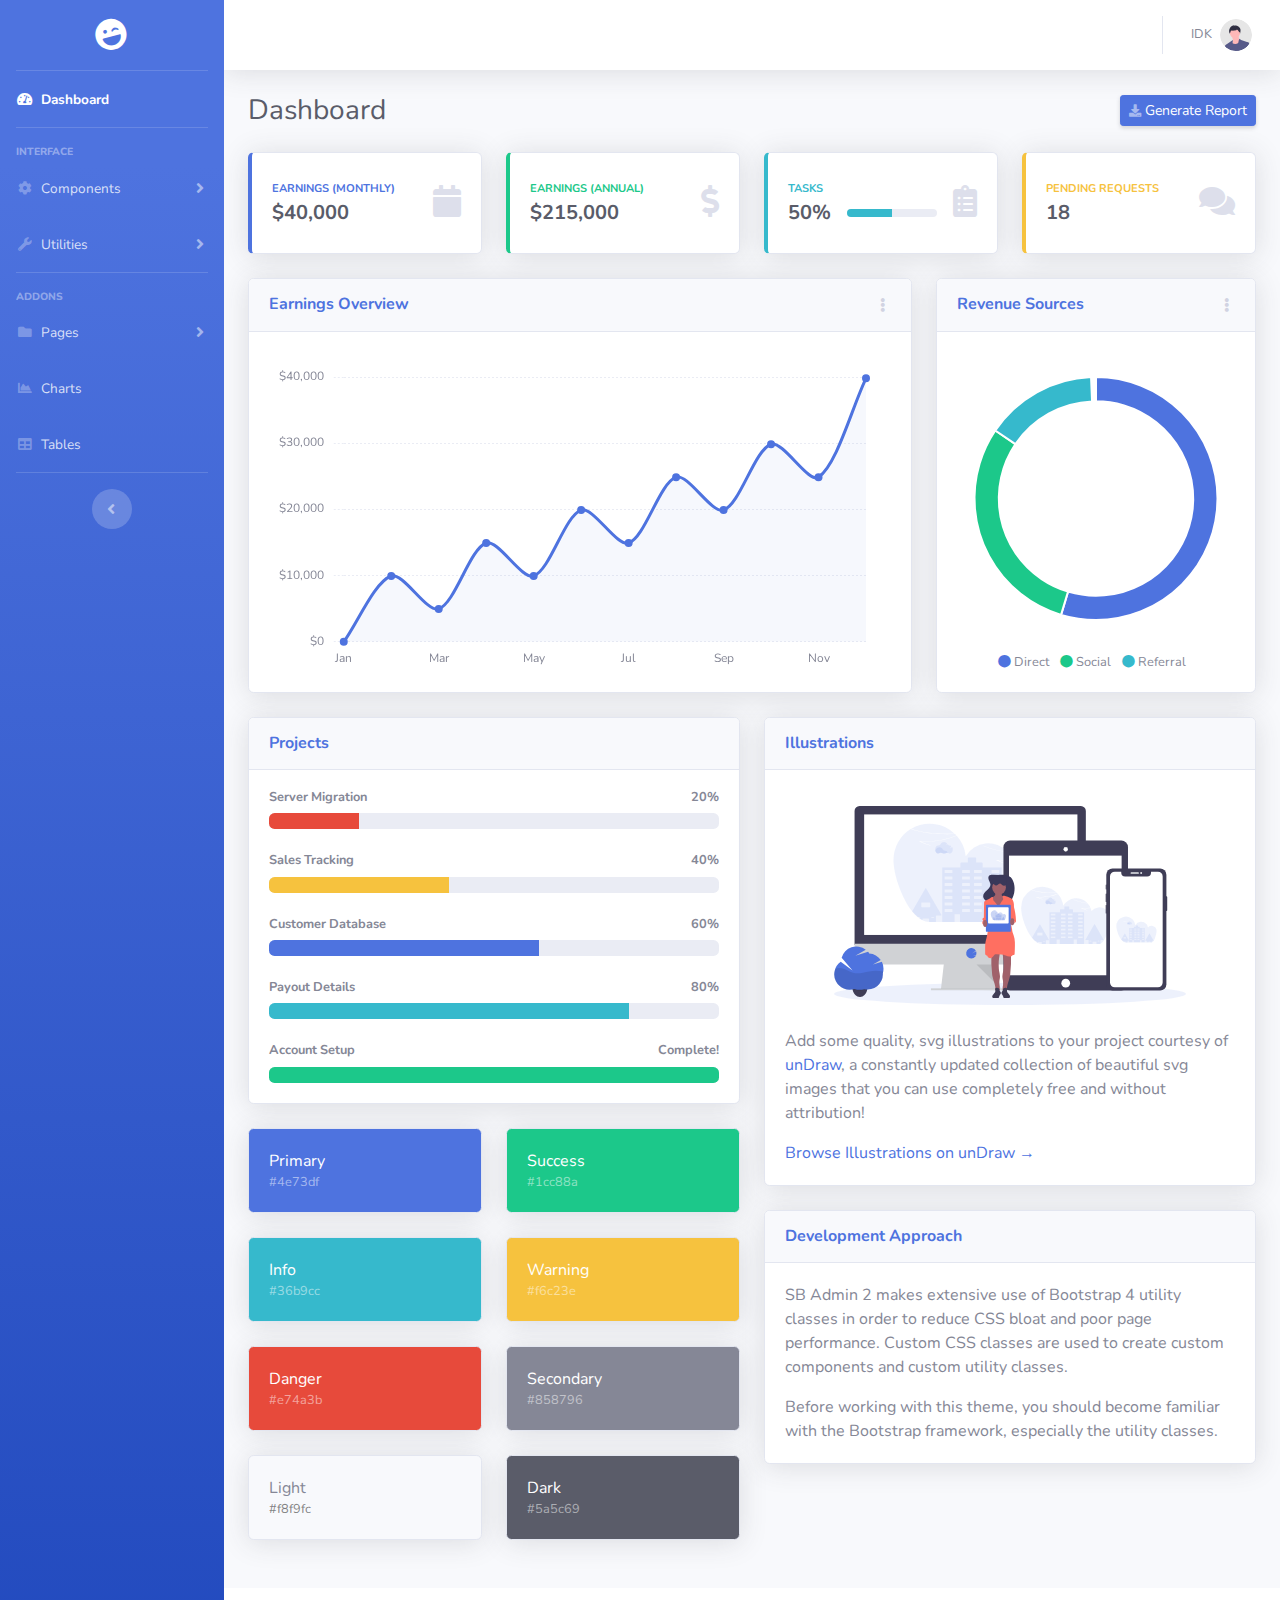
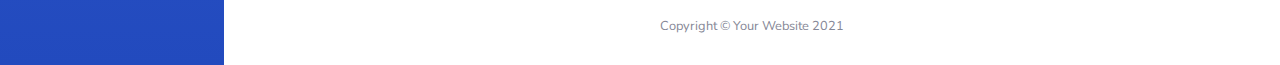
<file: index.html>
<!DOCTYPE html>
<html lang="en">

<head>

    <meta charset="utf-8">
    <meta http-equiv="X-UA-Compatible" content="IE=edge">
    <meta name="viewport" content="width=device-width, initial-scale=1, shrink-to-fit=no">
    <meta name="description" content="">
    <meta name="author" content="">

    <title>Dashboard</title>

    <!-- Custom fonts for this template-->
    <link href="vendor/fontawesome-free/css/all.min.css" rel="stylesheet" type="text/css">
    <link
        href="https://fonts.googleapis.com/css?family=Nunito:200,200i,300,300i,400,400i,600,600i,700,700i,800,800i,900,900i"
        rel="stylesheet">

    <!-- Custom styles for this template-->
    <link href="css/sb-admin-2.min.css" rel="stylesheet">

</head>

<body id="page-top">

    <!-- Page Wrapper -->
    <div id="wrapper">

        <!-- Sidebar -->
        <ul class="navbar-nav bg-gradient-primary sidebar sidebar-dark accordion" id="accordionSidebar">

            <!-- Sidebar - Brand -->
            <a class="sidebar-brand d-flex align-items-center justify-content-center" href="index.html">
                <div class="sidebar-brand-icon rotate-n-15">
                    <i class="fas fa-laugh-wink"></i>
                </div>
            </a>

            <!-- Divider -->
            <hr class="sidebar-divider my-0">

            <!-- Nav Item - Dashboard -->
            <li class="nav-item active">
                <a class="nav-link" href="index.html">
                    <i class="fas fa-fw fa-tachometer-alt"></i>
                    <span>Dashboard</span></a>
            </li>

            <!-- Divider -->
            <hr class="sidebar-divider">

            <!-- Heading -->
            <div class="sidebar-heading">
                Interface
            </div>

            <!-- Nav Item - Pages Collapse Menu -->
            <li class="nav-item">
                <a class="nav-link collapsed" href="#" data-toggle="collapse" data-target="#collapseTwo"
                    aria-expanded="true" aria-controls="collapseTwo">
                    <i class="fas fa-fw fa-cog"></i>
                    <span>Components</span>
                </a>
                <div id="collapseTwo" class="collapse" aria-labelledby="headingTwo" data-parent="#accordionSidebar">
                    <div class="bg-white py-2 collapse-inner rounded">
                        <h6 class="collapse-header">Custom Components:</h6>
                        <a class="collapse-item" href="buttons.html">Buttons</a>
                        <a class="collapse-item" href="cards.html">Cards</a>
                    </div>
                </div>
            </li>

            <!-- Nav Item - Utilities Collapse Menu -->
            <li class="nav-item">
                <a class="nav-link collapsed" href="#" data-toggle="collapse" data-target="#collapseUtilities"
                    aria-expanded="true" aria-controls="collapseUtilities">
                    <i class="fas fa-fw fa-wrench"></i>
                    <span>Utilities</span>
                </a>
                <div id="collapseUtilities" class="collapse" aria-labelledby="headingUtilities"
                    data-parent="#accordionSidebar">
                    <div class="bg-white py-2 collapse-inner rounded">
                        <h6 class="collapse-header">Custom Utilities:</h6>
                        <a class="collapse-item" href="utilities-color.html">Colors</a>
                        <a class="collapse-item" href="utilities-border.html">Borders</a>
                        <a class="collapse-item" href="utilities-animation.html">Animations</a>
                        <a class="collapse-item" href="utilities-other.html">Other</a>
                    </div>
                </div>
            </li>

            <!-- Divider -->
            <hr class="sidebar-divider">

            <!-- Heading -->
            <div class="sidebar-heading">
                Addons
            </div>

            <!-- Nav Item - Pages Collapse Menu -->
            <li class="nav-item">
                <a class="nav-link collapsed" href="#" data-toggle="collapse" data-target="#collapsePages"
                    aria-expanded="true" aria-controls="collapsePages">
                    <i class="fas fa-fw fa-folder"></i>
                    <span>Pages</span>
                </a>
                <div id="collapsePages" class="collapse" aria-labelledby="headingPages" data-parent="#accordionSidebar">
                    <div class="bg-white py-2 collapse-inner rounded">
                        <h6 class="collapse-header">Login Screens:</h6>
                        <a class="collapse-item" href="login.html">Login</a>
                        <a class="collapse-item" href="register.html">Register</a>
                        <a class="collapse-item" href="forgot-password.html">Forgot Password</a>
                        <div class="collapse-divider"></div>
                        <h6 class="collapse-header">Other Pages:</h6>
                        <a class="collapse-item" href="404.html">404 Page</a>
                        <a class="collapse-item" href="blank.html">Blank Page</a>
                    </div>
                </div>
            </li>

            <!-- Nav Item - Charts -->
            <li class="nav-item">
                <a class="nav-link" href="charts.html">
                    <i class="fas fa-fw fa-chart-area"></i>
                    <span>Charts</span></a>
            </li>

            <!-- Nav Item - Tables -->
            <li class="nav-item">
                <a class="nav-link" href="tables.html">
                    <i class="fas fa-fw fa-table"></i>
                    <span>Tables</span></a>
            </li>

            <!-- Divider -->
            <hr class="sidebar-divider d-none d-md-block">

            <!-- Sidebar Toggler (Sidebar) -->
            <div class="text-center d-none d-md-inline">
                <button class="rounded-circle border-0" id="sidebarToggle"></button>
            </div>


        </ul>
        <!-- End of Sidebar -->

        <!-- Content Wrapper -->
        <div id="content-wrapper" class="d-flex flex-column">

            <!-- Main Content -->
            <div id="content">

                <!-- Topbar -->
                <nav class="navbar navbar-expand navbar-light bg-white topbar mb-4 static-top shadow">

                    <!-- Sidebar Toggle (Topbar) -->
                    <button id="sidebarToggleTop" class="btn btn-link d-md-none rounded-circle mr-3">
                        <i class="fa fa-bars"></i>
                    </button>

                    <!-- Topbar Navbar -->
                    <ul class="navbar-nav ml-auto">


                        <div class="topbar-divider d-none d-sm-block"></div>

                        <!-- Nav Item - User Information -->
                        <li class="nav-item dropdown no-arrow">
                            <a class="nav-link dropdown-toggle" href="#" id="userDropdown" role="button"
                                data-toggle="dropdown" aria-haspopup="true" aria-expanded="false">
                                <span class="mr-2 d-none d-lg-inline text-gray-600 small">IDK</span>
                                <img class="img-profile rounded-circle"
                                    src="img/undraw_profile.svg">
                            </a>
                            <!-- Dropdown - User Information -->
                            <div class="dropdown-menu dropdown-menu-right shadow animated--grow-in"
                                aria-labelledby="userDropdown">
                                <a class="dropdown-item" href="#">
                                    <i class="fas fa-user fa-sm fa-fw mr-2 text-gray-400"></i>
                                    Profile
                                </a>
                                <a class="dropdown-item" href="#">
                                    <i class="fas fa-cogs fa-sm fa-fw mr-2 text-gray-400"></i>
                                    Settings
                                </a>
                                <a class="dropdown-item" href="#">
                                    <i class="fas fa-list fa-sm fa-fw mr-2 text-gray-400"></i>
                                    Activity Log
                                </a>
                                <div class="dropdown-divider"></div>
                                <a class="dropdown-item" href="#" data-toggle="modal" data-target="#logoutModal">
                                    <i class="fas fa-sign-out-alt fa-sm fa-fw mr-2 text-gray-400"></i>
                                    Logout
                                </a>
                            </div>
                        </li>

                    </ul>

                </nav>
                <!-- End of Topbar -->

                <!-- Begin Page Content -->
                <div class="container-fluid">

                    <!-- Page Heading -->
                    <div class="d-sm-flex align-items-center justify-content-between mb-4">
                        <h1 class="h3 mb-0 text-gray-800">Dashboard</h1>
                        <a href="#" class="d-none d-sm-inline-block btn btn-sm btn-primary shadow-sm"><i
                                class="fas fa-download fa-sm text-white-50"></i> Generate Report</a>
                    </div>

                    <!-- Content Row -->
                    <div class="row">

                        <!-- Earnings (Monthly) Card Example -->
                        <div class="col-xl-3 col-md-6 mb-4">
                            <div class="card border-left-primary shadow h-100 py-2">
                                <div class="card-body">
                                    <div class="row no-gutters align-items-center">
                                        <div class="col mr-2">
                                            <div class="text-xs font-weight-bold text-primary text-uppercase mb-1">
                                                Earnings (Monthly)</div>
                                            <div class="h5 mb-0 font-weight-bold text-gray-800">$40,000</div>
                                        </div>
                                        <div class="col-auto">
                                            <i class="fas fa-calendar fa-2x text-gray-300"></i>
                                        </div>
                                    </div>
                                </div>
                            </div>
                        </div>

                        <!-- Earnings (Monthly) Card Example -->
                        <div class="col-xl-3 col-md-6 mb-4">
                            <div class="card border-left-success shadow h-100 py-2">
                                <div class="card-body">
                                    <div class="row no-gutters align-items-center">
                                        <div class="col mr-2">
                                            <div class="text-xs font-weight-bold text-success text-uppercase mb-1">
                                                Earnings (Annual)</div>
                                            <div class="h5 mb-0 font-weight-bold text-gray-800">$215,000</div>
                                        </div>
                                        <div class="col-auto">
                                            <i class="fas fa-dollar-sign fa-2x text-gray-300"></i>
                                        </div>
                                    </div>
                                </div>
                            </div>
                        </div>

                        <!-- Earnings (Monthly) Card Example -->
                        <div class="col-xl-3 col-md-6 mb-4">
                            <div class="card border-left-info shadow h-100 py-2">
                                <div class="card-body">
                                    <div class="row no-gutters align-items-center">
                                        <div class="col mr-2">
                                            <div class="text-xs font-weight-bold text-info text-uppercase mb-1">Tasks
                                            </div>
                                            <div class="row no-gutters align-items-center">
                                                <div class="col-auto">
                                                    <div class="h5 mb-0 mr-3 font-weight-bold text-gray-800">50%</div>
                                                </div>
                                                <div class="col">
                                                    <div class="progress progress-sm mr-2">
                                                        <div class="progress-bar bg-info" role="progressbar"
                                                            style="width: 50%" aria-valuenow="50" aria-valuemin="0"
                                                            aria-valuemax="100"></div>
                                                    </div>
                                                </div>
                                            </div>
                                        </div>
                                        <div class="col-auto">
                                            <i class="fas fa-clipboard-list fa-2x text-gray-300"></i>
                                        </div>
                                    </div>
                                </div>
                            </div>
                        </div>

                        <!-- Pending Requests Card Example -->
                        <div class="col-xl-3 col-md-6 mb-4">
                            <div class="card border-left-warning shadow h-100 py-2">
                                <div class="card-body">
                                    <div class="row no-gutters align-items-center">
                                        <div class="col mr-2">
                                            <div class="text-xs font-weight-bold text-warning text-uppercase mb-1">
                                                Pending Requests</div>
                                            <div class="h5 mb-0 font-weight-bold text-gray-800">18</div>
                                        </div>
                                        <div class="col-auto">
                                            <i class="fas fa-comments fa-2x text-gray-300"></i>
                                        </div>
                                    </div>
                                </div>
                            </div>
                        </div>
                    </div>

                    <!-- Content Row -->

                    <div class="row">

                        <!-- Area Chart -->
                        <div class="col-xl-8 col-lg-7">
                            <div class="card shadow mb-4">
                                <!-- Card Header - Dropdown -->
                                <div
                                    class="card-header py-3 d-flex flex-row align-items-center justify-content-between">
                                    <h6 class="m-0 font-weight-bold text-primary">Earnings Overview</h6>
                                    <div class="dropdown no-arrow">
                                        <a class="dropdown-toggle" href="#" role="button" id="dropdownMenuLink"
                                            data-toggle="dropdown" aria-haspopup="true" aria-expanded="false">
                                            <i class="fas fa-ellipsis-v fa-sm fa-fw text-gray-400"></i>
                                        </a>
                                        <div class="dropdown-menu dropdown-menu-right shadow animated--fade-in"
                                            aria-labelledby="dropdownMenuLink">
                                            <div class="dropdown-header">Dropdown Header:</div>
                                            <a class="dropdown-item" href="#">Action</a>
                                            <a class="dropdown-item" href="#">Another action</a>
                                            <div class="dropdown-divider"></div>
                                            <a class="dropdown-item" href="#">Something else here</a>
                                        </div>
                                    </div>
                                </div>
                                <!-- Card Body -->
                                <div class="card-body">
                                    <div class="chart-area">
                                        <canvas id="myAreaChart"></canvas>
                                    </div>
                                </div>
                            </div>
                        </div>

                        <!-- Pie Chart -->
                        <div class="col-xl-4 col-lg-5">
                            <div class="card shadow mb-4">
                                <!-- Card Header - Dropdown -->
                                <div
                                    class="card-header py-3 d-flex flex-row align-items-center justify-content-between">
                                    <h6 class="m-0 font-weight-bold text-primary">Revenue Sources</h6>
                                    <div class="dropdown no-arrow">
                                        <a class="dropdown-toggle" href="#" role="button" id="dropdownMenuLink"
                                            data-toggle="dropdown" aria-haspopup="true" aria-expanded="false">
                                            <i class="fas fa-ellipsis-v fa-sm fa-fw text-gray-400"></i>
                                        </a>
                                        <div class="dropdown-menu dropdown-menu-right shadow animated--fade-in"
                                            aria-labelledby="dropdownMenuLink">
                                            <div class="dropdown-header">Dropdown Header:</div>
                                            <a class="dropdown-item" href="#">Action</a>
                                            <a class="dropdown-item" href="#">Another action</a>
                                            <div class="dropdown-divider"></div>
                                            <a class="dropdown-item" href="#">Something else here</a>
                                        </div>
                                    </div>
                                </div>
                                <!-- Card Body -->
                                <div class="card-body">
                                    <div class="chart-pie pt-4 pb-2">
                                        <canvas id="myPieChart"></canvas>
                                    </div>
                                    <div class="mt-4 text-center small">
                                        <span class="mr-2">
                                            <i class="fas fa-circle text-primary"></i> Direct
                                        </span>
                                        <span class="mr-2">
                                            <i class="fas fa-circle text-success"></i> Social
                                        </span>
                                        <span class="mr-2">
                                            <i class="fas fa-circle text-info"></i> Referral
                                        </span>
                                    </div>
                                </div>
                            </div>
                        </div>
                    </div>

                    <!-- Content Row -->
                    <div class="row">

                        <!-- Content Column -->
                        <div class="col-lg-6 mb-4">

                            <!-- Project Card Example -->
                            <div class="card shadow mb-4">
                                <div class="card-header py-3">
                                    <h6 class="m-0 font-weight-bold text-primary">Projects</h6>
                                </div>
                                <div class="card-body">
                                    <h4 class="small font-weight-bold">Server Migration <span
                                            class="float-right">20%</span></h4>
                                    <div class="progress mb-4">
                                        <div class="progress-bar bg-danger" role="progressbar" style="width: 20%"
                                            aria-valuenow="20" aria-valuemin="0" aria-valuemax="100"></div>
                                    </div>
                                    <h4 class="small font-weight-bold">Sales Tracking <span
                                            class="float-right">40%</span></h4>
                                    <div class="progress mb-4">
                                        <div class="progress-bar bg-warning" role="progressbar" style="width: 40%"
                                            aria-valuenow="40" aria-valuemin="0" aria-valuemax="100"></div>
                                    </div>
                                    <h4 class="small font-weight-bold">Customer Database <span
                                            class="float-right">60%</span></h4>
                                    <div class="progress mb-4">
                                        <div class="progress-bar" role="progressbar" style="width: 60%"
                                            aria-valuenow="60" aria-valuemin="0" aria-valuemax="100"></div>
                                    </div>
                                    <h4 class="small font-weight-bold">Payout Details <span
                                            class="float-right">80%</span></h4>
                                    <div class="progress mb-4">
                                        <div class="progress-bar bg-info" role="progressbar" style="width: 80%"
                                            aria-valuenow="80" aria-valuemin="0" aria-valuemax="100"></div>
                                    </div>
                                    <h4 class="small font-weight-bold">Account Setup <span
                                            class="float-right">Complete!</span></h4>
                                    <div class="progress">
                                        <div class="progress-bar bg-success" role="progressbar" style="width: 100%"
                                            aria-valuenow="100" aria-valuemin="0" aria-valuemax="100"></div>
                                    </div>
                                </div>
                            </div>

                            <!-- Color System -->
                            <div class="row">
                                <div class="col-lg-6 mb-4">
                                    <div class="card bg-primary text-white shadow">
                                        <div class="card-body">
                                            Primary
                                            <div class="text-white-50 small">#4e73df</div>
                                        </div>
                                    </div>
                                </div>
                                <div class="col-lg-6 mb-4">
                                    <div class="card bg-success text-white shadow">
                                        <div class="card-body">
                                            Success
                                            <div class="text-white-50 small">#1cc88a</div>
                                        </div>
                                    </div>
                                </div>
                                <div class="col-lg-6 mb-4">
                                    <div class="card bg-info text-white shadow">
                                        <div class="card-body">
                                            Info
                                            <div class="text-white-50 small">#36b9cc</div>
                                        </div>
                                    </div>
                                </div>
                                <div class="col-lg-6 mb-4">
                                    <div class="card bg-warning text-white shadow">
                                        <div class="card-body">
                                            Warning
                                            <div class="text-white-50 small">#f6c23e</div>
                                        </div>
                                    </div>
                                </div>
                                <div class="col-lg-6 mb-4">
                                    <div class="card bg-danger text-white shadow">
                                        <div class="card-body">
                                            Danger
                                            <div class="text-white-50 small">#e74a3b</div>
                                        </div>
                                    </div>
                                </div>
                                <div class="col-lg-6 mb-4">
                                    <div class="card bg-secondary text-white shadow">
                                        <div class="card-body">
                                            Secondary
                                            <div class="text-white-50 small">#858796</div>
                                        </div>
                                    </div>
                                </div>
                                <div class="col-lg-6 mb-4">
                                    <div class="card bg-light text-black shadow">
                                        <div class="card-body">
                                            Light
                                            <div class="text-black-50 small">#f8f9fc</div>
                                        </div>
                                    </div>
                                </div>
                                <div class="col-lg-6 mb-4">
                                    <div class="card bg-dark text-white shadow">
                                        <div class="card-body">
                                            Dark
                                            <div class="text-white-50 small">#5a5c69</div>
                                        </div>
                                    </div>
                                </div>
                            </div>

                        </div>

                        <div class="col-lg-6 mb-4">

                            <!-- Illustrations -->
                            <div class="card shadow mb-4">
                                <div class="card-header py-3">
                                    <h6 class="m-0 font-weight-bold text-primary">Illustrations</h6>
                                </div>
                                <div class="card-body">
                                    <div class="text-center">
                                        <img class="img-fluid px-3 px-sm-4 mt-3 mb-4" style="width: 25rem;"
                                            src="img/undraw_posting_photo.svg" alt="...">
                                    </div>
                                    <p>Add some quality, svg illustrations to your project courtesy of <a
                                            target="_blank" rel="nofollow" href="https://undraw.co/">unDraw</a>, a
                                        constantly updated collection of beautiful svg images that you can use
                                        completely free and without attribution!</p>
                                    <a target="_blank" rel="nofollow" href="https://undraw.co/">Browse Illustrations on
                                        unDraw &rarr;</a>
                                </div>
                            </div>

                            <!-- Approach -->
                            <div class="card shadow mb-4">
                                <div class="card-header py-3">
                                    <h6 class="m-0 font-weight-bold text-primary">Development Approach</h6>
                                </div>
                                <div class="card-body">
                                    <p>SB Admin 2 makes extensive use of Bootstrap 4 utility classes in order to reduce
                                        CSS bloat and poor page performance. Custom CSS classes are used to create
                                        custom components and custom utility classes.</p>
                                    <p class="mb-0">Before working with this theme, you should become familiar with the
                                        Bootstrap framework, especially the utility classes.</p>
                                </div>
                            </div>

                        </div>
                    </div>

                </div>
                <!-- /.container-fluid -->

            </div>
            <!-- End of Main Content -->

            <!-- Footer -->
            <footer class="sticky-footer bg-white">
                <div class="container my-auto">
                    <div class="copyright text-center my-auto">
                        <span>Copyright &copy; Your Website 2021</span>
                    </div>
                </div>
            </footer>
            <!-- End of Footer -->

        </div>
        <!-- End of Content Wrapper -->

    </div>
    <!-- End of Page Wrapper -->

    <!-- Scroll to Top Button-->
    <a class="scroll-to-top rounded" href="#page-top">
        <i class="fas fa-angle-up"></i>
    </a>

    <!-- Logout Modal-->
    <div class="modal fade" id="logoutModal" tabindex="-1" role="dialog" aria-labelledby="exampleModalLabel"
        aria-hidden="true">
        <div class="modal-dialog" role="document">
            <div class="modal-content">
                <div class="modal-header">
                    <h5 class="modal-title" id="exampleModalLabel">Ready to Leave?</h5>
                    <button class="close" type="button" data-dismiss="modal" aria-label="Close">
                        <span aria-hidden="true">×</span>
                    </button>
                </div>
                <div class="modal-body">Select "Logout" below if you are ready to end your current session.</div>
                <div class="modal-footer">
                    <button class="btn btn-secondary" type="button" data-dismiss="modal">Cancel</button>
                    <a class="btn btn-primary" href="login.html">Logout</a>
                </div>
            </div>
        </div>
    </div>

    <!-- Bootstrap core JavaScript-->
    <script src="vendor/jquery/jquery.min.js"></script>
    <script src="vendor/bootstrap/js/bootstrap.bundle.min.js"></script>

    <!-- Core plugin JavaScript-->
    <script src="vendor/jquery-easing/jquery.easing.min.js"></script>

    <!-- Custom scripts for all pages-->
    <script src="js/sb-admin-2.min.js"></script>

    <!-- Page level plugins -->
    <script src="vendor/chart.js/Chart.min.js"></script>

    <!-- Page level custom scripts -->
    <script src="js/demo/chart-area-demo.js"></script>
    <script src="js/demo/chart-pie-demo.js"></script>

</body>

</html>
</file>
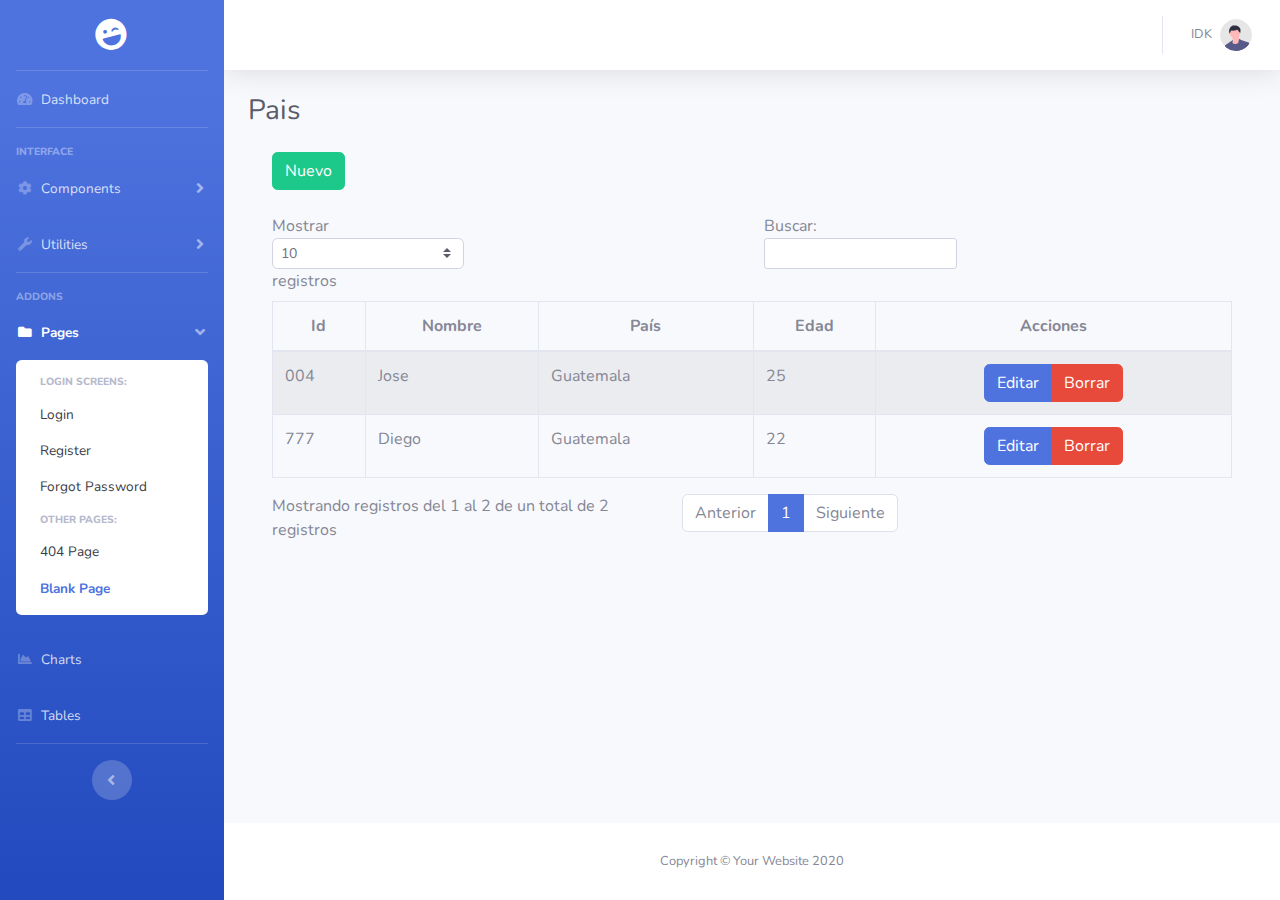
<file: blank.html>
<!DOCTYPE html>
<html lang="en">

<head>

    <meta charset="utf-8">
    <meta http-equiv="X-UA-Compatible" content="IE=edge">
    <meta name="viewport" content="width=device-width, initial-scale=1, shrink-to-fit=no">
    <meta name="description" content="">
    <meta name="author" content="">

    <title>Dashboard</title>

    <!-- Custom fonts for this template-->
    <link href="vendor/fontawesome-free/css/all.min.css" rel="stylesheet" type="text/css">
    <link
        href="https://fonts.googleapis.com/css?family=Nunito:200,200i,300,300i,400,400i,600,600i,700,700i,800,800i,900,900i"
        rel="stylesheet">

    <!-- Custom styles for this template-->
    <link href="css/sb-admin-2.min.css" rel="stylesheet">


</head>

<body id="page-top">

    <!-- Page Wrapper -->
    <div id="wrapper">

        <!-- Sidebar -->
        <ul class="navbar-nav bg-gradient-primary sidebar sidebar-dark accordion" id="accordionSidebar">

            <!-- Sidebar - Brand -->
            <a class="sidebar-brand d-flex align-items-center justify-content-center" href="index.html">
                <div class="sidebar-brand-icon rotate-n-15">
                    <i class="fas fa-laugh-wink"></i>
                </div>
            </a>

            <!-- Divider -->
            <hr class="sidebar-divider my-0">

            <!-- Nav Item - Dashboard -->
            <li class="nav-item">
                <a class="nav-link" href="index.html">
                    <i class="fas fa-fw fa-tachometer-alt"></i>
                    <span>Dashboard</span></a>
            </li>

            <!-- Divider -->
            <hr class="sidebar-divider">

            <!-- Heading -->
            <div class="sidebar-heading">
                Interface
            </div>

            <!-- Nav Item - Pages Collapse Menu -->
            <li class="nav-item">
                <a class="nav-link collapsed" href="#" data-toggle="collapse" data-target="#collapseTwo"
                    aria-expanded="true" aria-controls="collapseTwo">
                    <i class="fas fa-fw fa-cog"></i>
                    <span>Components</span>
                </a>
                <div id="collapseTwo" class="collapse" aria-labelledby="headingTwo" data-parent="#accordionSidebar">
                    <div class="bg-white py-2 collapse-inner rounded">
                        <h6 class="collapse-header">Custom Components:</h6>
                        <a class="collapse-item" href="buttons.html">Buttons</a>
                        <a class="collapse-item" href="cards.html">Cards</a>
                    </div>
                </div>
            </li>

            <!-- Nav Item - Utilities Collapse Menu -->
            <li class="nav-item">
                <a class="nav-link collapsed" href="#" data-toggle="collapse" data-target="#collapseUtilities"
                    aria-expanded="true" aria-controls="collapseUtilities">
                    <i class="fas fa-fw fa-wrench"></i>
                    <span>Utilities</span>
                </a>
                <div id="collapseUtilities" class="collapse" aria-labelledby="headingUtilities"
                    data-parent="#accordionSidebar">
                    <div class="bg-white py-2 collapse-inner rounded">
                        <h6 class="collapse-header">Custom Utilities:</h6>
                        <a class="collapse-item" href="utilities-color.html">Colors</a>
                        <a class="collapse-item" href="utilities-border.html">Borders</a>
                        <a class="collapse-item" href="utilities-animation.html">Animations</a>
                        <a class="collapse-item" href="utilities-other.html">Other</a>
                    </div>
                </div>
            </li>

            <!-- Divider -->
            <hr class="sidebar-divider">

            <!-- Heading -->
            <div class="sidebar-heading">
                Addons
            </div>

            <!-- Nav Item - Pages Collapse Menu -->
            <li class="nav-item active">
                <a class="nav-link" href="#" data-toggle="collapse" data-target="#collapsePages" aria-expanded="true"
                    aria-controls="collapsePages">
                    <i class="fas fa-fw fa-folder"></i>
                    <span>Pages</span>
                </a>
                <div id="collapsePages" class="collapse show" aria-labelledby="headingPages"
                    data-parent="#accordionSidebar">
                    <div class="bg-white py-2 collapse-inner rounded">
                        <h6 class="collapse-header">Login Screens:</h6>
                        <a class="collapse-item" href="login.html">Login</a>
                        <a class="collapse-item" href="register.html">Register</a>
                        <a class="collapse-item" href="forgot-password.html">Forgot Password</a>
                        <div class="collapse-divider"></div>
                        <h6 class="collapse-header">Other Pages:</h6>
                        <a class="collapse-item" href="404.html">404 Page</a>
                        <a class="collapse-item active" href="blank.html">Blank Page</a>
                    </div>
                </div>
            </li>

            <!-- Nav Item - Charts -->
            <li class="nav-item">
                <a class="nav-link" href="charts.html">
                    <i class="fas fa-fw fa-chart-area"></i>
                    <span>Charts</span></a>
            </li>

            <!-- Nav Item - Tables -->
            <li class="nav-item">
                <a class="nav-link" href="tables.html">
                    <i class="fas fa-fw fa-table"></i>
                    <span>Tables</span></a>
            </li>

            <!-- Divider -->
            <hr class="sidebar-divider d-none d-md-block">

            <!-- Sidebar Toggler (Sidebar) -->
            <div class="text-center d-none d-md-inline">
                <button class="rounded-circle border-0" id="sidebarToggle"></button>
            </div>

        </ul>
        <!-- End of Sidebar -->

        <!-- Content Wrapper -->
        <div id="content-wrapper" class="d-flex flex-column">

            <!-- Main Content -->
            <div id="content">

                <!-- Topbar -->
                <nav class="navbar navbar-expand navbar-light bg-white topbar mb-4 static-top shadow">

                    <!-- Sidebar Toggle (Topbar) -->
                    <button id="sidebarToggleTop" class="btn btn-link d-md-none rounded-circle mr-3">
                        <i class="fa fa-bars"></i>
                    </button>

                    <!-- Topbar Navbar -->
                    <ul class="navbar-nav ml-auto">


                        <div class="topbar-divider d-none d-sm-block"></div>

                        <!-- Nav Item - User Information -->
                        <li class="nav-item dropdown no-arrow">
                            <a class="nav-link dropdown-toggle" href="#" id="userDropdown" role="button"
                                data-toggle="dropdown" aria-haspopup="true" aria-expanded="false">
                                <span class="mr-2 d-none d-lg-inline text-gray-600 small">IDK</span>
                                <img class="img-profile rounded-circle"
                                    src="img/undraw_profile.svg">
                            </a>
                            <!-- Dropdown - User Information -->
                            <div class="dropdown-menu dropdown-menu-right shadow animated--grow-in"
                                aria-labelledby="userDropdown">
                                <a class="dropdown-item" href="#">
                                    <i class="fas fa-user fa-sm fa-fw mr-2 text-gray-400"></i>
                                    Profile
                                </a>
                                <a class="dropdown-item" href="#">
                                    <i class="fas fa-cogs fa-sm fa-fw mr-2 text-gray-400"></i>
                                    Settings
                                </a>
                                <a class="dropdown-item" href="#">
                                    <i class="fas fa-list fa-sm fa-fw mr-2 text-gray-400"></i>
                                    Activity Log
                                </a>
                                <div class="dropdown-divider"></div>
                                <a class="dropdown-item" href="#" data-toggle="modal" data-target="#logoutModal" id="logout">
                                    <i class="fas fa-sign-out-alt fa-sm fa-fw mr-2 text-gray-400"></i>
                                    Logout
                                </a>
                            </div>
                        </li>

                    </ul>

                </nav>
                <!-- End of Topbar -->

                <!-- Begin Page Content -->
                <div class="container-fluid">

                    <!-- Page Heading -->
                    <h1 class="h3 mb-4 text-gray-800">Pais </h1>

                    <div class="container">
                        <div class="row">
                            <div class="col-lg-12">            
                            <button id="btnNuevo" type="button" class="btn btn-success" data-toggle="modal" data-target="#crud">Nuevo</button>    
                            </div>    
                        </div>    
                </div>    
                    <br>  
                    <div class="container">
                        <div class="row">
                                <div class="col-lg-12">
                                    <div class="table-responsive">        
                                        <table id="tablaPersonas" class="table table-striped table-bordered table-condensed" style="width:100%">
                                        <thead class="text-center">
                                            <tr>
                                                <th>Id</th>
                                                <th>Nombre</th>
                                                <th>País</th>                                
                                                <th>Edad</th>  
                                                <th>Acciones</th>
                                            </tr>
                                        </thead>
                                        <tbody>
                                            <tr>
                                                <td>777</td>
                                                <td>Diego</td>
                                                <td>Guatemala</td>
                                                <td>22</td>
                                                <td></td>
                                            </tr>
                                            <tr>
                                                <td>004</td>
                                                <td>Jose</td>
                                                <td>Guatemala</td>
                                                <td>25</td>
                                                <td></td>
                                            </tr>
                                        </tbody>        
                                       </table>                    
                                    </div>
                                </div>
                        </div>  
                    </div>    

                    

                </div>
                <!-- /.container-fluid -->

            </div>
            <!-- End of Main Content -->

            <!-- Footer -->
            <footer class="sticky-footer bg-white">
                <div class="container my-auto">
                    <div class="copyright text-center my-auto">
                        <span>Copyright &copy; Your Website 2020</span>
                    </div>
                </div>
            </footer>
            <!-- End of Footer -->

        </div>
        <!-- End of Content Wrapper -->

    </div>
    <!-- End of Page Wrapper -->

    <!-- Scroll to Top Button-->
    <a class="scroll-to-top rounded" href="#page-top">
        <i class="fas fa-angle-up"></i>
    </a>

    <!-- Logout Modal-->
    <div class="modal fade" id="logoutModal" tabindex="-1" role="dialog" aria-labelledby="exampleModalLabel"
        aria-hidden="true">
        <div class="modal-dialog" role="document">
            <div class="modal-content">
                <div class="modal-header">
                    <h5 class="modal-title" id="exampleModalLabel">Listo para salir?</h5>
                    <button class="close" type="button" data-dismiss="modal" aria-label="Close">
                        <span aria-hidden="true">×</span>
                    </button>
                </div>
                <div class="modal-body">Selecciona "Logout" si estas listo(a) para cerrar tu sesión actual.</div>
                <div class="modal-footer">
                    <button class="btn btn-secondary" type="button" data-dismiss="modal">Cancel</button>
                    <a class="btn btn-warning" href="login.html">Logout</a>
                </div>
            </div>
        </div>
    </div>


    <!--Modal para CRUD-->
<div class="modal fade" id="crud" tabindex="-1" role="dialog" aria-labelledby="exampleModalLabel" aria-hidden="true">
    <div class="modal-dialog" role="document">
        <div class="modal-content">
            <div class="modal-header">
                <h5 class="modal-title" id="exampleModalLabel">Agregar</h5>
                <button type="button" class="close" data-dismiss="modal" aria-label="Close"><span aria-hidden="true">&times;</span>
                </button>
            </div>
        <form id="formPersonas">    
            <div class="modal-body">
                <div class="form-group">
                <label for="nombre" class="col-form-label">Nombre:</label>
                <input type="text" class="form-control" id="nombre">
                </div>
                <div class="form-group">
                <label for="pais" class="col-form-label">País:</label>
                <input type="text" class="form-control" id="pais">
                </div>                
                <div class="form-group">
                <label for="edad" class="col-form-label">Edad:</label>
                <input type="number" class="form-control" id="edad">
                </div>            
            </div>
            <div class="modal-footer">
                <button type="button" class="btn btn-light" data-dismiss="modal">Cancelar</button>
                <button type="submit" id="btnGuardar" class="btn btn-dark">Guardar</button>
            </div>
        </form>    
        </div>
    </div>
</div>

    <!-- Bootstrap core JavaScript-->
    <script src="vendor/jquery/jquery.min.js"></script>
    <script src="vendor/bootstrap/js/bootstrap.bundle.min.js"></script>

    <!-- Core plugin JavaScript-->
    <script src="vendor/jquery-easing/jquery.easing.min.js"></script>

    <!-- Custom scripts for all pages-->
    <script src="js/sb-admin-2.min.js"></script>

    <!-- datatables JS -->
    <script type="text/javascript" src="/js/datatables/datatables.min.js"></script> 

    <!-- código propio JS --> 
    <script type="text/javascript" src="/js/main.js"></script> 

</body>

</html>
</file>
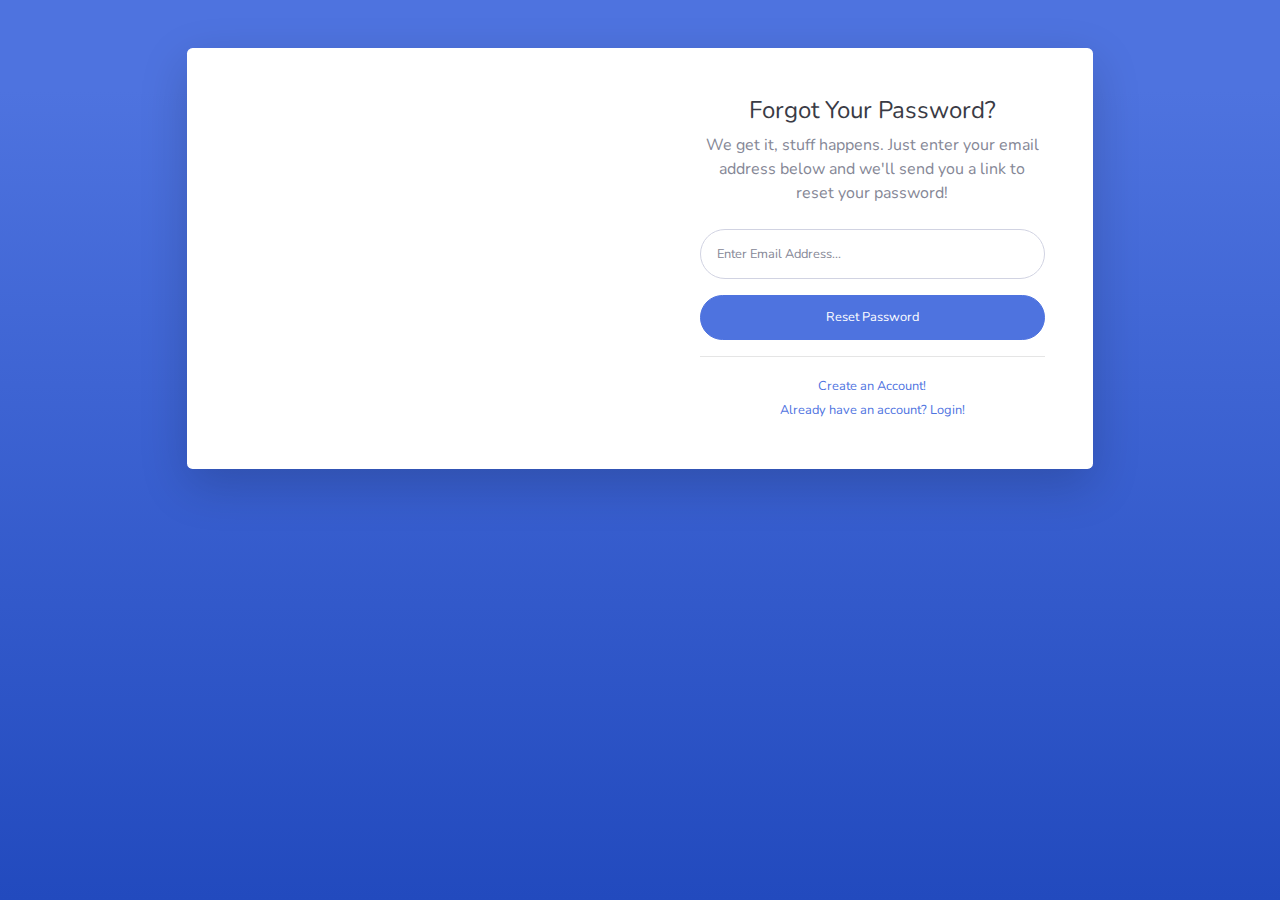
<file: forgot-password.html>
<!DOCTYPE html>
<html lang="en">

<head>

    <meta charset="utf-8">
    <meta http-equiv="X-UA-Compatible" content="IE=edge">
    <meta name="viewport" content="width=device-width, initial-scale=1, shrink-to-fit=no">
    <meta name="description" content="">
    <meta name="author" content="">

    <title>SB Admin 2 - Forgot Password</title>

    <!-- Custom fonts for this template-->
    <link href="vendor/fontawesome-free/css/all.min.css" rel="stylesheet" type="text/css">
    <link
        href="https://fonts.googleapis.com/css?family=Nunito:200,200i,300,300i,400,400i,600,600i,700,700i,800,800i,900,900i"
        rel="stylesheet">

    <!-- Custom styles for this template-->
    <link href="css/sb-admin-2.min.css" rel="stylesheet">

</head>

<body class="bg-gradient-primary">

    <div class="container">

        <!-- Outer Row -->
        <div class="row justify-content-center">

            <div class="col-xl-10 col-lg-12 col-md-9">

                <div class="card o-hidden border-0 shadow-lg my-5">
                    <div class="card-body p-0">
                        <!-- Nested Row within Card Body -->
                        <div class="row">
                            <div class="col-lg-6 d-none d-lg-block bg-password-image"></div>
                            <div class="col-lg-6">
                                <div class="p-5">
                                    <div class="text-center">
                                        <h1 class="h4 text-gray-900 mb-2">Forgot Your Password?</h1>
                                        <p class="mb-4">We get it, stuff happens. Just enter your email address below
                                            and we'll send you a link to reset your password!</p>
                                    </div>
                                    <form class="user">
                                        <div class="form-group">
                                            <input type="email" class="form-control form-control-user"
                                                id="exampleInputEmail" aria-describedby="emailHelp"
                                                placeholder="Enter Email Address...">
                                        </div>
                                        <a href="login.html" class="btn btn-primary btn-user btn-block">
                                            Reset Password
                                        </a>
                                    </form>
                                    <hr>
                                    <div class="text-center">
                                        <a class="small" href="register.html">Create an Account!</a>
                                    </div>
                                    <div class="text-center">
                                        <a class="small" href="login.html">Already have an account? Login!</a>
                                    </div>
                                </div>
                            </div>
                        </div>
                    </div>
                </div>

            </div>

        </div>

    </div>

    <!-- Bootstrap core JavaScript-->
    <script src="vendor/jquery/jquery.min.js"></script>
    <script src="vendor/bootstrap/js/bootstrap.bundle.min.js"></script>

    <!-- Core plugin JavaScript-->
    <script src="vendor/jquery-easing/jquery.easing.min.js"></script>

    <!-- Custom scripts for all pages-->
    <script src="js/sb-admin-2.min.js"></script>

</body>

</html>
</file>
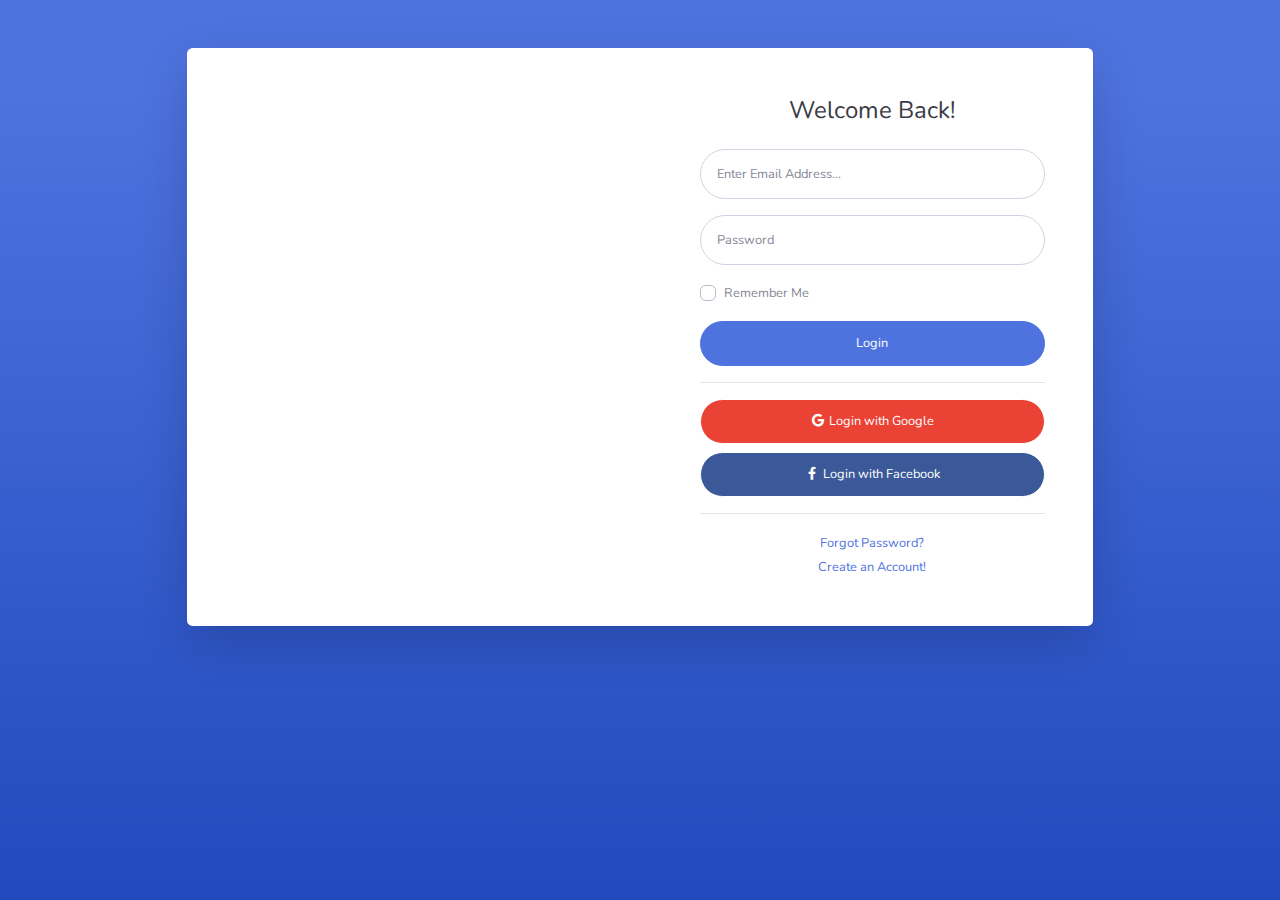
<file: login.html>
<!DOCTYPE html>
<html lang="en">

<head>

    <meta charset="utf-8">
    <meta http-equiv="X-UA-Compatible" content="IE=edge">
    <meta name="viewport" content="width=device-width, initial-scale=1, shrink-to-fit=no">
    <meta name="description" content="">
    <meta name="author" content="">

    <title>SB Admin 2 - Login</title>

    <!-- Custom fonts for this template-->
    <link href="vendor/fontawesome-free/css/all.min.css" rel="stylesheet" type="text/css">
    <link
        href="https://fonts.googleapis.com/css?family=Nunito:200,200i,300,300i,400,400i,600,600i,700,700i,800,800i,900,900i"
        rel="stylesheet">

    <!-- Custom styles for this template-->
    <link href="css/sb-admin-2.min.css" rel="stylesheet">

</head>

<body class="bg-gradient-primary">

    <div class="container">

        <!-- Outer Row -->
        <div class="row justify-content-center">

            <div class="col-xl-10 col-lg-12 col-md-9">

                <div class="card o-hidden border-0 shadow-lg my-5">
                    <div class="card-body p-0">
                        <!-- Nested Row within Card Body -->
                        <div class="row">
                            <div class="col-lg-6 d-none d-lg-block bg-login-image"></div>
                            <div class="col-lg-6">
                                <div class="p-5">
                                    <div class="text-center">
                                        <h1 class="h4 text-gray-900 mb-4">Welcome Back!</h1>
                                    </div>
                                    <form class="user">
                                        <div class="form-group">
                                            <input type="email" class="form-control form-control-user"
                                                id="exampleInputEmail" aria-describedby="emailHelp"
                                                placeholder="Enter Email Address...">
                                        </div>
                                        <div class="form-group">
                                            <input type="password" class="form-control form-control-user"
                                                id="exampleInputPassword" placeholder="Password">
                                        </div>
                                        <div class="form-group">
                                            <div class="custom-control custom-checkbox small">
                                                <input type="checkbox" class="custom-control-input" id="customCheck">
                                                <label class="custom-control-label" for="customCheck">Remember
                                                    Me</label>
                                            </div>
                                        </div>
                                        <a href="index.html" class="btn btn-primary btn-user btn-block">
                                            Login
                                        </a>
                                        <hr>
                                        <a href="index.html" class="btn btn-google btn-user btn-block">
                                            <i class="fab fa-google fa-fw"></i> Login with Google
                                        </a>
                                        <a href="index.html" class="btn btn-facebook btn-user btn-block">
                                            <i class="fab fa-facebook-f fa-fw"></i> Login with Facebook
                                        </a>
                                    </form>
                                    <hr>
                                    <div class="text-center">
                                        <a class="small" href="forgot-password.html">Forgot Password?</a>
                                    </div>
                                    <div class="text-center">
                                        <a class="small" href="register.html">Create an Account!</a>
                                    </div>
                                </div>
                            </div>
                        </div>
                    </div>
                </div>

            </div>

        </div>

    </div>

    <!-- Bootstrap core JavaScript-->
    <script src="vendor/jquery/jquery.min.js"></script>
    <script src="vendor/bootstrap/js/bootstrap.bundle.min.js"></script>

    <!-- Core plugin JavaScript-->
    <script src="vendor/jquery-easing/jquery.easing.min.js"></script>

    <!-- Custom scripts for all pages-->
    <script src="js/sb-admin-2.min.js"></script>

</body>

</html>
</file>
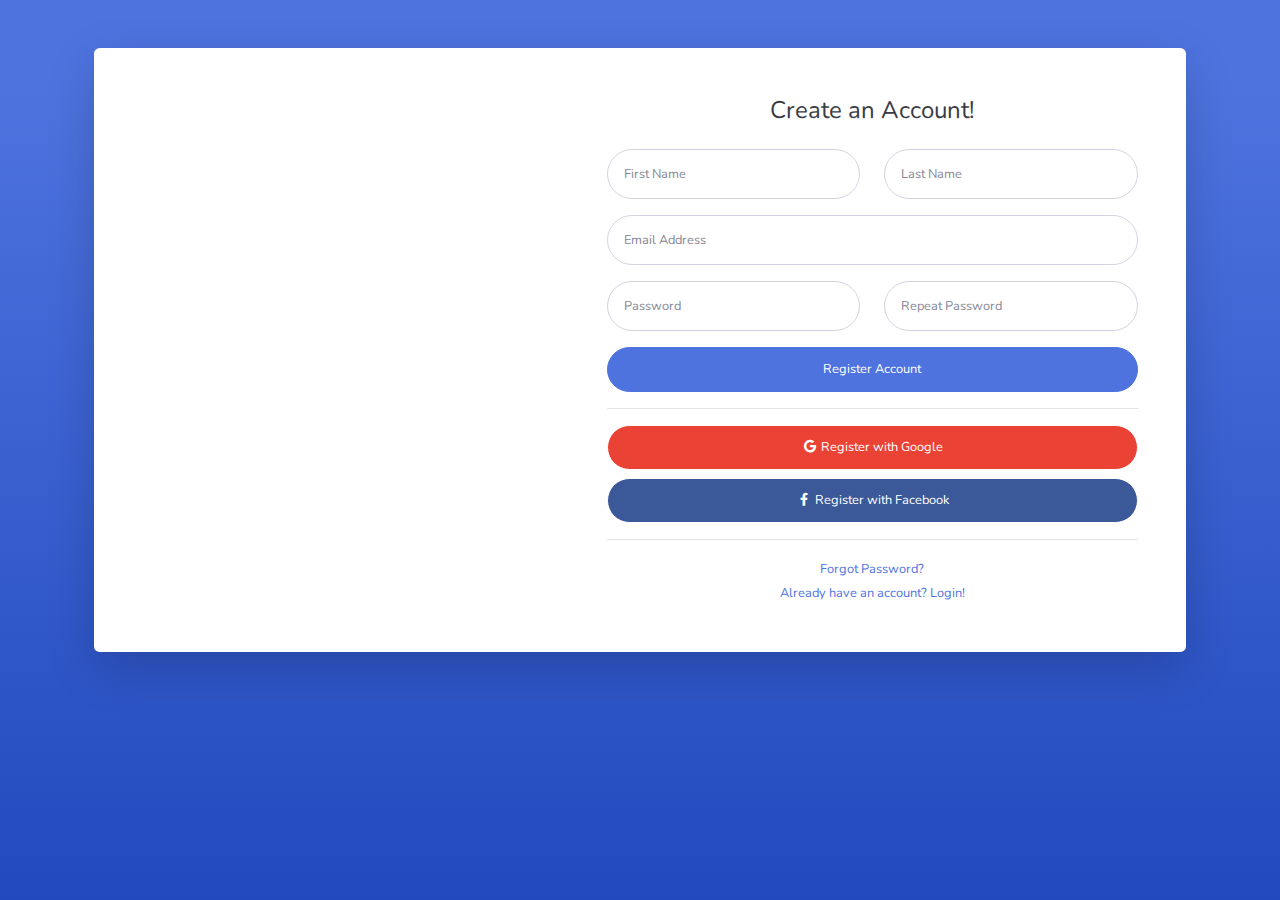
<file: register.html>
<!DOCTYPE html>
<html lang="en">

<head>

    <meta charset="utf-8">
    <meta http-equiv="X-UA-Compatible" content="IE=edge">
    <meta name="viewport" content="width=device-width, initial-scale=1, shrink-to-fit=no">
    <meta name="description" content="">
    <meta name="author" content="">

    <title>SB Admin 2 - Register</title>

    <!-- Custom fonts for this template-->
    <link href="vendor/fontawesome-free/css/all.min.css" rel="stylesheet" type="text/css">
    <link
        href="https://fonts.googleapis.com/css?family=Nunito:200,200i,300,300i,400,400i,600,600i,700,700i,800,800i,900,900i"
        rel="stylesheet">

    <!-- Custom styles for this template-->
    <link href="css/sb-admin-2.min.css" rel="stylesheet">

</head>

<body class="bg-gradient-primary">

    <div class="container">

        <div class="card o-hidden border-0 shadow-lg my-5">
            <div class="card-body p-0">
                <!-- Nested Row within Card Body -->
                <div class="row">
                    <div class="col-lg-5 d-none d-lg-block bg-register-image"></div>
                    <div class="col-lg-7">
                        <div class="p-5">
                            <div class="text-center">
                                <h1 class="h4 text-gray-900 mb-4">Create an Account!</h1>
                            </div>
                            <form class="user">
                                <div class="form-group row">
                                    <div class="col-sm-6 mb-3 mb-sm-0">
                                        <input type="text" class="form-control form-control-user" id="exampleFirstName"
                                            placeholder="First Name">
                                    </div>
                                    <div class="col-sm-6">
                                        <input type="text" class="form-control form-control-user" id="exampleLastName"
                                            placeholder="Last Name">
                                    </div>
                                </div>
                                <div class="form-group">
                                    <input type="email" class="form-control form-control-user" id="exampleInputEmail"
                                        placeholder="Email Address">
                                </div>
                                <div class="form-group row">
                                    <div class="col-sm-6 mb-3 mb-sm-0">
                                        <input type="password" class="form-control form-control-user"
                                            id="exampleInputPassword" placeholder="Password">
                                    </div>
                                    <div class="col-sm-6">
                                        <input type="password" class="form-control form-control-user"
                                            id="exampleRepeatPassword" placeholder="Repeat Password">
                                    </div>
                                </div>
                                <a href="login.html" class="btn btn-primary btn-user btn-block">
                                    Register Account
                                </a>
                                <hr>
                                <a href="index.html" class="btn btn-google btn-user btn-block">
                                    <i class="fab fa-google fa-fw"></i> Register with Google
                                </a>
                                <a href="index.html" class="btn btn-facebook btn-user btn-block">
                                    <i class="fab fa-facebook-f fa-fw"></i> Register with Facebook
                                </a>
                            </form>
                            <hr>
                            <div class="text-center">
                                <a class="small" href="forgot-password.html">Forgot Password?</a>
                            </div>
                            <div class="text-center">
                                <a class="small" href="login.html">Already have an account? Login!</a>
                            </div>
                        </div>
                    </div>
                </div>
            </div>
        </div>

    </div>

    <!-- Bootstrap core JavaScript-->
    <script src="vendor/jquery/jquery.min.js"></script>
    <script src="vendor/bootstrap/js/bootstrap.bundle.min.js"></script>

    <!-- Core plugin JavaScript-->
    <script src="vendor/jquery-easing/jquery.easing.min.js"></script>

    <!-- Custom scripts for all pages-->
    <script src="js/sb-admin-2.min.js"></script>

</body>

</html>
</file>
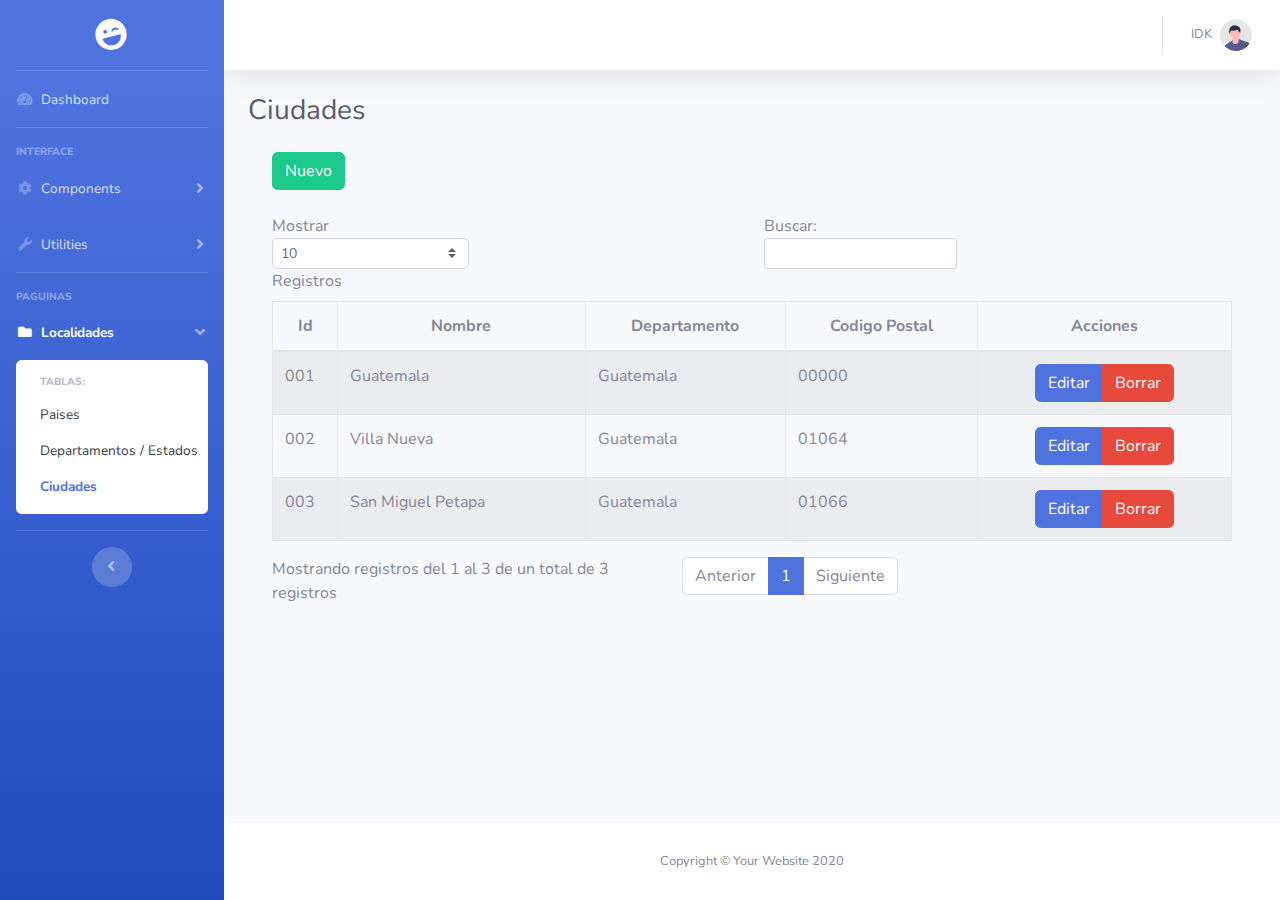
<file: pages/Ciudad.html>
<!DOCTYPE html>
<html lang="en">

<head>

    <meta charset="utf-8">
    <meta http-equiv="X-UA-Compatible" content="IE=edge">
    <meta name="viewport" content="width=device-width, initial-scale=1, shrink-to-fit=no">
    <meta name="description" content="">
    <meta name="author" content="">

    <title>Dashboard | Departamento</title>

    <!-- Custom fonts for this template-->
    <link href="/vendor/fontawesome-free/css/all.min.css" rel="stylesheet" type="text/css">
    <link
        href="https://fonts.googleapis.com/css?family=Nunito:200,200i,300,300i,400,400i,600,600i,700,700i,800,800i,900,900i"
        rel="stylesheet">

    <!-- Custom styles for this template-->
    <link href="/css/sb-admin-2.min.css" rel="stylesheet">
    <link rel="stylesheet" href="/css/styles.css">


</head>

<body id="page-top">

    <!-- Page Wrapper -->
    <div id="wrapper">

        <!-- Sidebar -->
        <ul class="navbar-nav bg-gradient-primary sidebar sidebar-dark accordion" id="accordionSidebar">

            <!-- Sidebar - Brand -->
            <a class="sidebar-brand d-flex align-items-center justify-content-center" href="/index.html">
                <div class="sidebar-brand-icon rotate-n-15">
                    <i class="fas fa-laugh-wink"></i>
                </div>
            </a>

            <!-- Divider -->
            <hr class="sidebar-divider my-0">

            <!-- Nav Item - Dashboard -->
            <li class="nav-item">
                <a class="nav-link" href="/index.html">
                    <i class="fas fa-fw fa-tachometer-alt"></i>
                    <span>Dashboard</span></a>
            </li>

            <!-- Divider -->
            <hr class="sidebar-divider">

            <!-- Heading -->
            <div class="sidebar-heading">
                Interface
            </div>

            <!-- Nav Item - Pages Collapse Menu -->
            <li class="nav-item">
                <a class="nav-link collapsed" href="#" data-toggle="collapse" data-target="#collapseTwo"
                    aria-expanded="true" aria-controls="collapseTwo">
                    <i class="fas fa-fw fa-cog"></i>
                    <span>Components</span>
                </a>
                <div id="collapseTwo" class="collapse" aria-labelledby="headingTwo" data-parent="#accordionSidebar">
                    <div class="bg-white py-2 collapse-inner rounded">
                        <h6 class="collapse-header">Custom Components:</h6>
                        <a class="collapse-item" href="buttons.html">Buttons</a>
                        <a class="collapse-item" href="cards.html">Cards</a>
                    </div>
                </div>
            </li>

            <!-- Nav Item - Utilities Collapse Menu -->
            <li class="nav-item">
                <a class="nav-link collapsed" href="#" data-toggle="collapse" data-target="#collapseUtilities"
                    aria-expanded="true" aria-controls="collapseUtilities">
                    <i class="fas fa-fw fa-wrench"></i>
                    <span>Utilities</span>
                </a>
                <div id="collapseUtilities" class="collapse" aria-labelledby="headingUtilities"
                    data-parent="#accordionSidebar">
                    <div class="bg-white py-2 collapse-inner rounded">
                        <h6 class="collapse-header">Custom Utilities:</h6>
                        <a class="collapse-item" href="utilities-color.html">Colors</a>
                        <a class="collapse-item" href="utilities-border.html">Borders</a>
                        <a class="collapse-item" href="utilities-animation.html">Animations</a>
                        <a class="collapse-item" href="utilities-other.html">Other</a>
                    </div>
                </div>
            </li>

            <!-- Divider -->
            <hr class="sidebar-divider">

            <!-- Heading -->
            <div class="sidebar-heading">
                Paguinas
            </div>

            <!-- Nav Item - Pages Collapse Menu -->
            <li class="nav-item active">
                <a class="nav-link" href="#" data-toggle="collapse" data-target="#collapsePages" aria-expanded="true"
                    aria-controls="collapsePages">
                    <i class="fas fa-fw fa-folder"></i>
                    <span>Localidades</span>
                </a>
                <div id="collapsePages" class="collapse show" aria-labelledby="headingPages"
                    data-parent="#accordionSidebar">
                    <div class="bg-white py-2 collapse-inner rounded">
                        <h6 class="collapse-header">Tablas: </h6>
                        <a class="collapse-item" href="/pages/Pais.html">Paises</a>
                        <a class="collapse-item" href="/pages/Departamento.html">Departamentos / Estados</a>
                        <a class="collapse-item active" href="/pages/Ciudad.html">Ciudades</a>
                    </div>
                </div>
            </li>

            <!-- Divider -->
            <hr class="sidebar-divider d-none d-md-block">

            <!-- Sidebar Toggler (Sidebar) -->
            <div class="text-center d-none d-md-inline">
                <button class="rounded-circle border-0" id="sidebarToggle"></button>
            </div>

        </ul>
        <!-- End of Sidebar -->

        <!-- Content Wrapper -->
        <div id="content-wrapper" class="d-flex flex-column">

            <!-- Main Content -->
            <div id="content">

                <!-- Topbar -->
                <nav class="navbar navbar-expand navbar-light bg-white topbar mb-4 static-top shadow">

                    <!-- Sidebar Toggle (Topbar) -->
                    <button id="sidebarToggleTop" class="btn btn-link d-md-none rounded-circle mr-3">
                        <i class="fa fa-bars"></i>
                    </button>

                    <!-- Topbar Navbar -->
                    <ul class="navbar-nav ml-auto">


                        <div class="topbar-divider d-none d-sm-block"></div>

                        <!-- Nav Item - User Information -->
                        <li class="nav-item dropdown no-arrow">
                            <a class="nav-link dropdown-toggle" href="#" id="userDropdown" role="button"
                                data-toggle="dropdown" aria-haspopup="true" aria-expanded="false">
                                <span class="mr-2 d-none d-lg-inline text-gray-600 small">IDK</span>
                                <img class="img-profile rounded-circle"
                                    src="/img/undraw_profile.svg">
                            </a>
                            <!-- Dropdown - User Information -->
                            <div class="dropdown-menu dropdown-menu-right shadow animated--grow-in"
                                aria-labelledby="userDropdown">
                                <a class="dropdown-item" href="#">
                                    <i class="fas fa-user fa-sm fa-fw mr-2 text-gray-400"></i>
                                    Profile
                                </a>
                                <a class="dropdown-item" href="#">
                                    <i class="fas fa-cogs fa-sm fa-fw mr-2 text-gray-400"></i>
                                    Settings
                                </a>
                                <div class="dropdown-divider"></div>
                                <a class="dropdown-item" href="#" data-toggle="modal" data-target="#logoutModal" id="logout">
                                    <i class="fas fa-sign-out-alt fa-sm fa-fw mr-2 text-gray-400"></i>
                                    Logout
                                </a>
                            </div>
                        </li>

                    </ul>

                </nav>
                <!-- End of Topbar -->

                <!-- Begin Page Content -->
                <div class="container-fluid">

                    <!-- Page Heading -->
                    <h1 class="h3 mb-4 text-gray-800">Ciudades </h1>

                    <div class="container">
                        <div class="row">
                            <div class="col-lg-12">            
                            <button id="btnNuevo" type="button" class="btn btn-success" data-toggle="modal" data-target="#crud">Nuevo</button>    
                            </div>    
                        </div>    
                </div>    
                    <br>  
                    <div class="container">
                        <div class="row">
                                <div class="col-lg-12">
                                    <div class="table-responsive">        
                                        <table id="tablaCiudades" class="table table-striped table-bordered table-condensed" style="width:100%">
                                        <thead class="text-center">
                                            <tr>
                                                <th>Id</th>
                                                <th>Nombre</th>
                                                <th>Departamento</th>                                
                                                <th>Codigo Postal</th>  
                                                <th>Acciones</th>
                                            </tr>
                                        </thead>
                                        <tbody>
                                            <tr>
                                                <td>001</td>
                                                <td>Guatemala</td>
                                                <td>Guatemala</td>
                                                <td>00000</td>
                                                <td></td>
                                            </tr>
                                            <tr>
                                                <td>002</td>
                                                <td>Villa Nueva</td>
                                                <td>Guatemala</td>
                                                <td>01064</td>
                                                <td></td>
                                            </tr>
                                            <tr>
                                                <td>003</td>
                                                <td>San Miguel Petapa</td>
                                                <td>Guatemala</td>
                                                <td>01066</td>
                                                <td></td>
                                            </tr>
                                        </tbody>        
                                       </table>                    
                                    </div>
                                </div>
                        </div>  
                    </div>    

                    

                </div>
                <!-- /.container-fluid -->

            </div>
            <!-- End of Main Content -->

            <!-- Footer -->
            <footer class="sticky-footer bg-white">
                <div class="container my-auto">
                    <div class="copyright text-center my-auto">
                        <span>Copyright &copy; Your Website 2020</span>
                    </div>
                </div>
            </footer>
            <!-- End of Footer -->

        </div>
        <!-- End of Content Wrapper -->

    </div>
    <!-- End of Page Wrapper -->

    <!-- Scroll to Top Button-->
    <a class="scroll-to-top rounded" href="#page-top">
        <i class="fas fa-angle-up"></i>
    </a>

    <!-- Logout Modal-->
    <div class="modal fade" id="logoutModal" tabindex="-1" role="dialog" aria-labelledby="exampleModalLabel"
        aria-hidden="true">
        <div class="modal-dialog" role="document">
            <div class="modal-content">
                <div class="modal-header">
                    <h5 class="modal-title" id="exampleModalLabel">Listo para salir?</h5>
                    <button class="close" type="button" data-dismiss="modal" aria-label="Close">
                        <span aria-hidden="true">×</span>
                    </button>
                </div>
                <div class="modal-body">Selecciona "Logout" si estas listo(a) para cerrar tu sesión actual.</div>
                <div class="modal-footer">
                    <button class="btn btn-secondary" type="button" data-dismiss="modal">Cancel</button>
                    <a class="btn btn-warning" href="login.html">Logout</a>
                </div>
            </div>
        </div>
    </div>


    <!--Modal para CRUD-->
<div class="modal fade" id="crud" tabindex="-1" role="dialog" aria-labelledby="exampleModalLabel" aria-hidden="true">
    <div class="modal-dialog" role="document">
        <div class="modal-content">
            <div class="modal-header">
                <h5 class="modal-title" id="exampleModalLabel">Agregar</h5>
                <button type="button" class="close" data-dismiss="modal" aria-label="Close"><span aria-hidden="true">&times;</span>
                </button>
            </div>
        <form id="formCiudades">    
            <div class="modal-body">
                <div class="form-group">
                <label for="nombre" class="col-form-label">Nombre:</label>
                <input type="text" class="form-control" id="nombre">
                </div>
                <div class="form-group">
                <label for="departamento" class="col-form-label">Departamento:</label>
                <input type="text" class="form-control" id="departamento">
                </div>                
                <div class="form-group">
                <label for="codigo" class="col-form-label">Codigo Postal:</label>
                <input type="number" class="form-control" id="codigo">
                </div>             
            </div>
            <div class="modal-footer">
                <button type="button" class="btn btn-light" data-dismiss="modal">Cancelar</button>
                <button type="submit" id="btnGuardar" class="btn btn-dark">Guardar</button>
            </div>
        </form>    
        </div>
    </div>
</div>

    <!-- Bootstrap core JavaScript-->
    <script src="/vendor/jquery/jquery.min.js"></script>
    <script src="/vendor/bootstrap/js/bootstrap.bundle.min.js"></script>

    <!-- Core plugin JavaScript-->
    <script src="/vendor/jquery-easing/jquery.easing.min.js"></script>

    <!-- Custom scripts for all pages-->
    <script src="/js/sb-admin-2.min.js"></script>

    <!-- datatables JS -->
    <script type="text/javascript" src="/js/datatables/datatables.min.js" async></script> 

    <!-- código propio JS --> 
    <script type="text/javascript" src="/js/Ciudad.js" async></script> 

</body>

</html>
</file>
<file: css/styles.css>
body{
    transition: all 0.7s ease-in-out;
}
</file>
